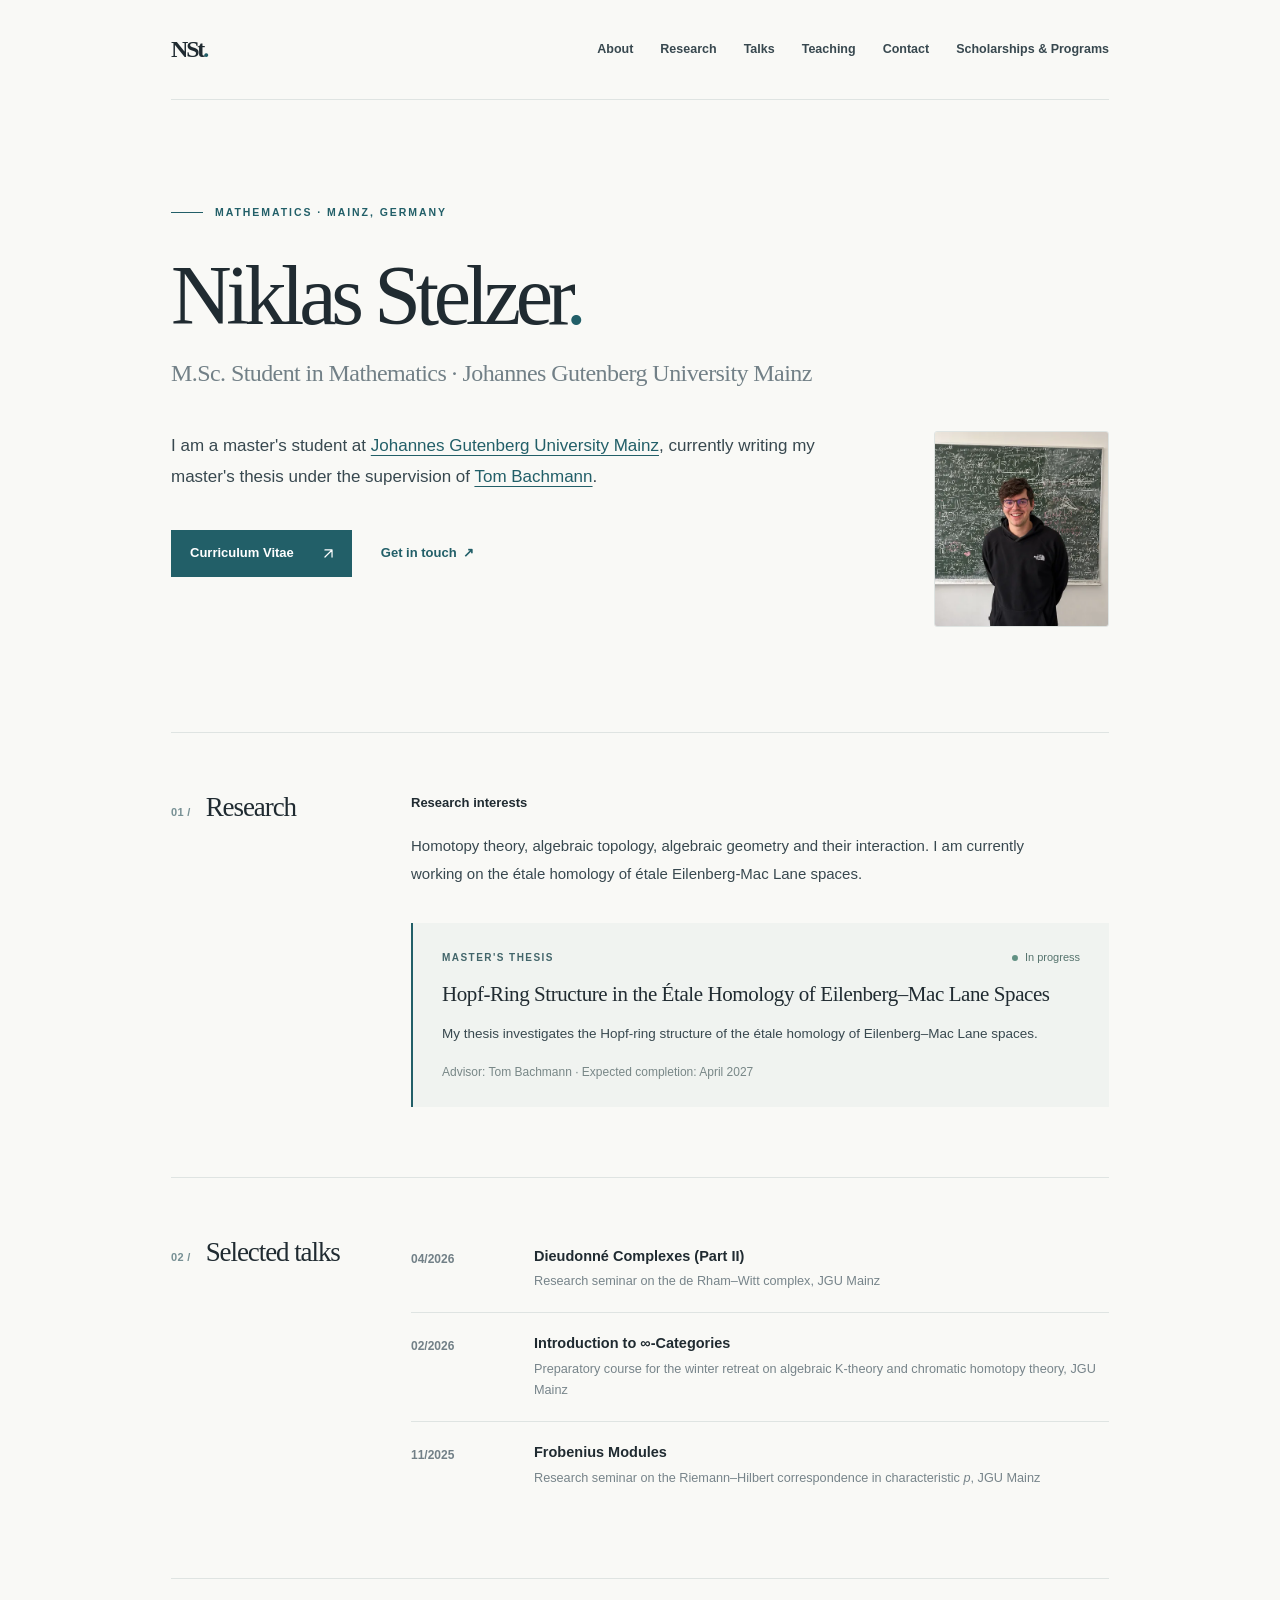
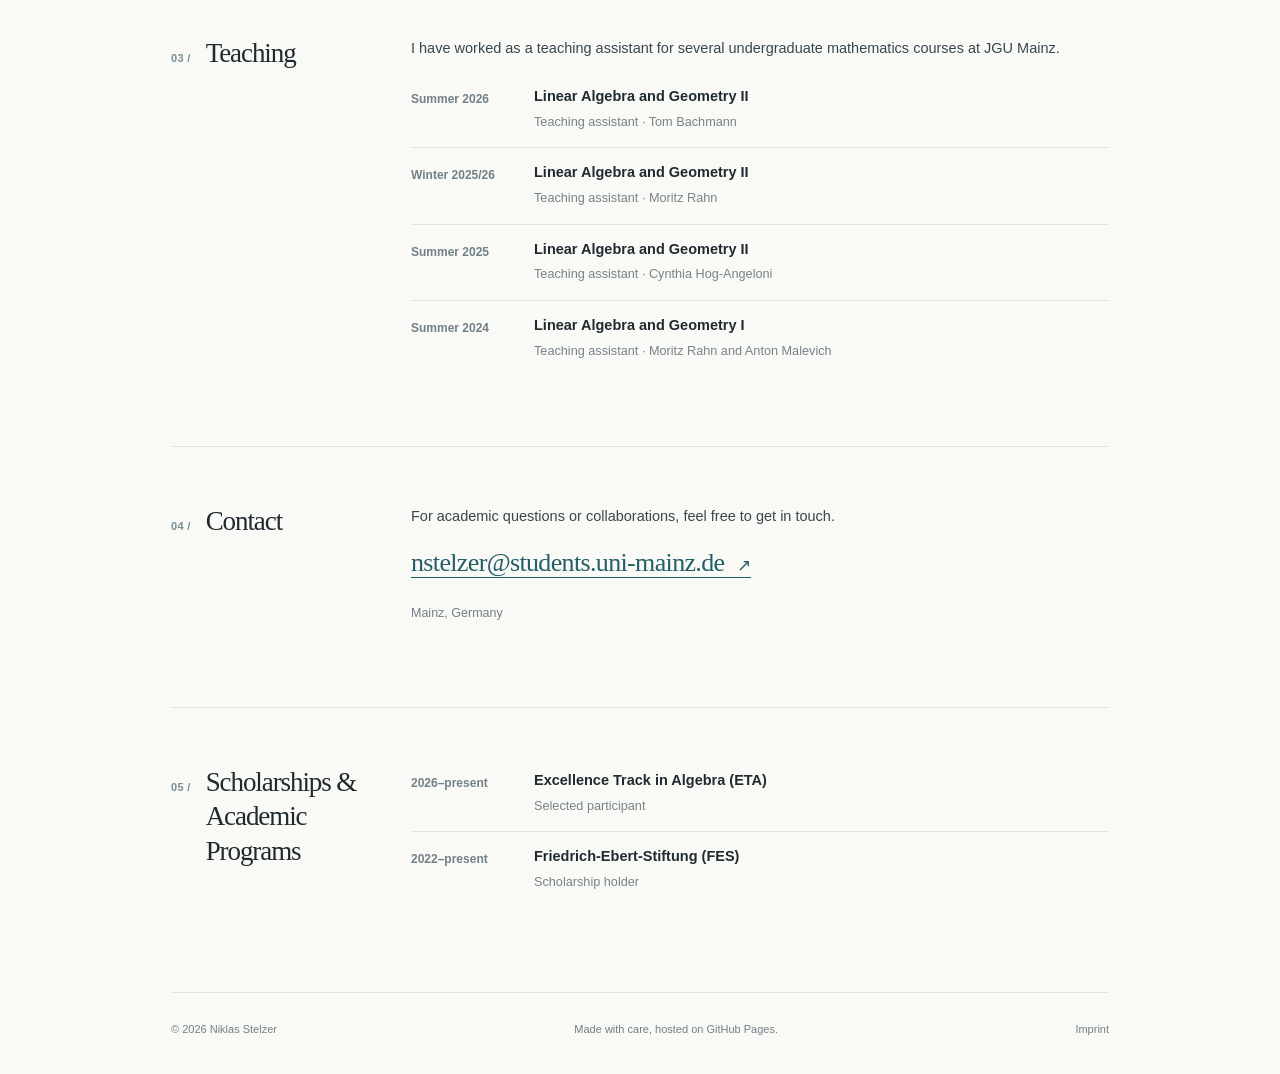
<file: index.html>
<!DOCTYPE html>
<html lang="en">
<head>
  <meta charset="utf-8">
  <meta name="viewport" content="width=device-width, initial-scale=1">
  <meta name="color-scheme" content="light">
  <meta name="description" content="Niklas Stelzer — M.Sc. student in mathematics at Johannes Gutenberg University Mainz. Research interests in homotopy theory, algebraic topology, algebraic geometry and their interaction.">
  <meta name="author" content="Niklas Stelzer">
  <meta name="theme-color" content="#f9f9f6">
  <title>Niklas Stelzer | Mathematics</title>
  <link rel="canonical" href="https://niklas-stelzer.com/">
  <meta property="og:type" content="profile">
  <meta property="og:site_name" content="Niklas Stelzer">
  <meta property="og:title" content="Niklas Stelzer | Mathematics">
  <meta property="og:description" content="Niklas Stelzer — M.Sc. student in mathematics at Johannes Gutenberg University Mainz. Research interests in homotopy theory, algebraic topology, algebraic geometry and their interaction.">
  <meta property="og:url" content="https://niklas-stelzer.com/">
  <meta property="og:image" content="https://niklas-stelzer.com/portrait-edited.webp">
  <meta property="og:image:alt" content="Niklas Stelzer in front of a mathematical chalkboard">
  <meta name="twitter:card" content="summary">
  <script type="application/ld+json">
  {
    "@context": "https://schema.org",
    "@type": "ProfilePage",
    "@id": "https://niklas-stelzer.com/#profile",
    "url": "https://niklas-stelzer.com/",
    "name": "Niklas Stelzer | Mathematics",
    "inLanguage": "en",
    "mainEntity": {
      "@type": "Person",
      "@id": "https://niklas-stelzer.com/#niklas-stelzer",
      "name": "Niklas Stelzer",
      "url": "https://niklas-stelzer.com/",
      "image": "https://niklas-stelzer.com/portrait-edited.webp",
      "description": "Master's student in mathematics at Johannes Gutenberg University Mainz. Research interests in homotopy theory and algebraic topology.",
      "affiliation": {
        "@type": "CollegeOrUniversity",
        "name": "Johannes Gutenberg University Mainz",
        "url": "https://www.uni-mainz.de/en/"
      },
      "sameAs": [
        "https://github.com/NiklasStelzer02"
      ]
    }
  }
  </script>
  <link rel="icon" href="favicon.svg" type="image/svg+xml">
  <link rel="stylesheet" href="styles.css">
</head>
<body>
  <a class="skip-link" href="#main">Skip to content</a>
  <div class="site-shell">
    <header class="site-header">
      <a class="brand" href="./" aria-label="Niklas Stelzer — homepage">NSt<span class="brand-period">.</span></a>
      <nav class="nav" aria-label="Main navigation">
        <a href="#about">About</a>
        <a href="#research">Research</a>
        <a href="#talks">Talks</a>
        <a href="#teaching">Teaching</a>
        <a href="#contact">Contact</a>
        <a href="#scholarships">Scholarships &amp; Programs</a>
      </nav>
    </header>

    <main id="main">
      <section class="hero" id="about" aria-labelledby="name">
        <p class="eyebrow"><span class="eyebrow-rule" aria-hidden="true"></span> MATHEMATICS · MAINZ, GERMANY</p>
        <h1 id="name">Niklas Stelzer<span class="headline-period">.</span></h1>
        <p class="subtitle">M.Sc. Student in Mathematics <span class="subtitle-separator">·</span> Johannes Gutenberg University Mainz</p>
        <div class="hero-intro">
          <img class="hero-photo" src="portrait-edited.webp" alt="Portrait of Niklas Stelzer in front of a mathematical chalkboard" width="440" height="493" decoding="async">
          <div class="hero-intro-copy">
            <p class="lead">I am a master's student at <a href="https://www.uni-mainz.de/en/" target="_blank" rel="noopener noreferrer">Johannes Gutenberg University Mainz</a>, currently writing my master's thesis under the supervision of <a href="https://tom-bachmann.com/" target="_blank" rel="noopener noreferrer">Tom Bachmann</a>.</p>
        <div class="hero-actions">
          <a class="primary-link" href="cv.pdf" target="_blank" rel="noopener noreferrer"><span>Curriculum Vitae</span><svg viewBox="0 0 24 24" aria-hidden="true"><path d="M7 17 17 7M7 7h10v10"/></svg></a>
          <a class="text-link" href="mailto:nstelzer@students.uni-mainz.de">Get in touch <span aria-hidden="true">↗</span></a>
          </div>
          </div>
        </div>
      </section>

      <section class="content-section" id="research" aria-labelledby="research-heading">
        <div class="section-heading"><span class="section-number">01 /</span><h2 id="research-heading">Research</h2></div>
        <div class="section-body">
          <h3 class="subheading">Research interests</h3>
          <p class="interest-copy">Homotopy theory, algebraic topology, algebraic geometry and their interaction. I am currently working on the étale homology of étale Eilenberg-Mac Lane spaces.</p>

          <div class="project">
            <div class="project-topline"><span class="micro-label">MASTER'S THESIS</span><span class="status"><span class="status-dot" aria-hidden="true"></span> In progress</span></div>
            <h3>Hopf-Ring Structure in the Étale Homology of Eilenberg–Mac Lane Spaces</h3>
            <p>My thesis investigates the Hopf-ring structure of the étale homology of Eilenberg–Mac Lane spaces.</p>
            <p class="project-meta">Advisor: Tom Bachmann · Expected completion: April 2027</p>
          </div>
        </div>
      </section>

      <section class="content-section" id="talks" aria-labelledby="talks-heading">
        <div class="section-heading"><span class="section-number">02 /</span><h2 id="talks-heading">Selected talks</h2></div>
        <div class="section-body">
          <div class="entry-list">
            <article class="entry"><span class="entry-date">04/2026</span><div><h3><a class="talk-link" href="https://crc326gaus.de/event/de-rham-witt-complex/" target="_blank" rel="noopener noreferrer">Dieudonné Complexes (Part II)</a></h3><p>Research seminar on the de Rham–Witt complex, JGU Mainz</p></div></article>
            <article class="entry"><span class="entry-date">02/2026</span><div><h3>Introduction to ∞-Categories</h3><p>Preparatory course for the winter retreat on algebraic K-theory and chromatic homotopy theory, JGU Mainz</p></div></article>
            <article class="entry"><span class="entry-date">11/2025</span><div><h3><a class="talk-link" href="https://crc326gaus.de/event/riemann-hilbert-correspondence-in-characteristic-p-3/" target="_blank" rel="noopener noreferrer">Frobenius Modules</a></h3><p>Research seminar on the Riemann–Hilbert correspondence in characteristic <i>p</i>, JGU Mainz</p></div></article>
          </div>
        </div>
      </section>

      <section class="content-section" id="teaching" aria-labelledby="teaching-heading">
        <div class="section-heading"><span class="section-number">03 /</span><h2 id="teaching-heading">Teaching</h2></div>
        <div class="section-body">
          <p class="section-intro">I have worked as a teaching assistant for several undergraduate mathematics courses at JGU Mainz.</p>
          <div class="entry-list compact">
            <article class="entry"><span class="entry-date">Summer 2026</span><div><h3>Linear Algebra and Geometry II</h3><p>Teaching assistant · Tom Bachmann</p></div></article>
            <article class="entry"><span class="entry-date">Winter 2025/26</span><div><h3>Linear Algebra and Geometry II</h3><p>Teaching assistant · Moritz Rahn</p></div></article>
            <article class="entry"><span class="entry-date">Summer 2025</span><div><h3>Linear Algebra and Geometry II</h3><p>Teaching assistant · Cynthia Hog-Angeloni</p></div></article>
            <article class="entry"><span class="entry-date">Summer 2024</span><div><h3>Linear Algebra and Geometry I</h3><p>Teaching assistant · Moritz Rahn and Anton Malevich</p></div></article>
          </div>
        </div>
      </section>

      <section class="content-section contact-section" id="contact" aria-labelledby="contact-heading">
        <div class="section-heading"><span class="section-number">04 /</span><h2 id="contact-heading">Contact</h2></div>
        <div class="section-body">
          <p>For academic questions or collaborations, feel free to get in touch.</p>
          <a class="email-link" href="mailto:nstelzer@students.uni-mainz.de">nstelzer@students.uni-mainz.de <span aria-hidden="true">↗</span></a>
          <p class="contact-location">Mainz, Germany</p>
        </div>
      </section>

      <section class="content-section" id="scholarships" aria-labelledby="scholarships-heading">
        <div class="section-heading"><span class="section-number">05 /</span><h2 id="scholarships-heading">Scholarships &amp; Academic Programs</h2></div>
        <div class="section-body">
          <div class="entry-list compact">
            <article class="entry"><span class="entry-date">2026–present</span><div><h3>Excellence Track in Algebra (ETA)</h3><p>Selected participant</p></div></article>
            <article class="entry"><span class="entry-date">2022–present</span><div><h3>Friedrich-Ebert-Stiftung (FES)</h3><p>Scholarship holder</p></div></article>
          </div>
        </div>
      </section>
    </main>

    <footer class="site-footer">
      <span>© 2026 Niklas Stelzer</span>
      <span>Made with care, hosted on GitHub Pages.</span>
      <a href="imprint.html">Imprint</a>
    </footer>
  </div>
</body>
</html>
</file>
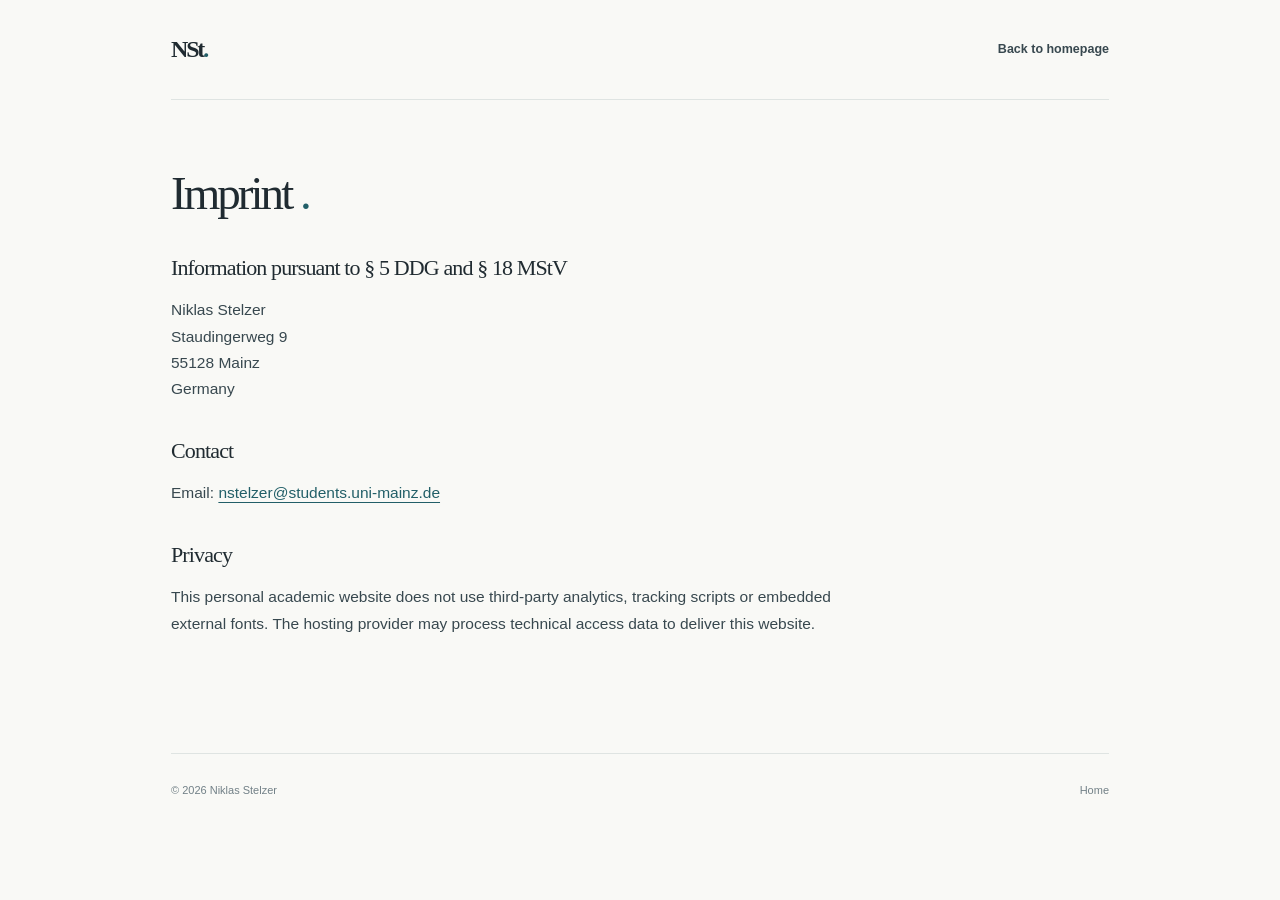
<file: imprint.html>
<!DOCTYPE html>
<html lang="en">
<head>
  <meta charset="utf-8">
  <meta name="viewport" content="width=device-width, initial-scale=1">
  <meta name="robots" content="noindex, nofollow">
  <title>Imprint | Niklas Stelzer</title>
  <link rel="icon" href="favicon.svg" type="image/svg+xml">
  <link rel="stylesheet" href="styles.css">
</head>
<body>
  <div class="site-shell">
    <header class="site-header">
      <a class="brand" href="index.html">NSt<span class="brand-period">.</span></a>
      <nav class="nav" aria-label="Main navigation"><a href="index.html">Back to homepage</a></nav>
    </header>
    <main class="legal-content">
      <h1>Imprint <span class="headline-period">.</span></h1>
      <h2>Information pursuant to § 5 DDG and § 18 MStV</h2>
      <p>
        Niklas Stelzer<br>
        Staudingerweg 9<br>
        55128 Mainz<br>
        Germany
      </p>
      <h2>Contact</h2>
      <p>Email: <a href="mailto:nstelzer@students.uni-mainz.de">nstelzer@students.uni-mainz.de</a></p>
      <h2>Privacy</h2>
      <p>This personal academic website does not use third-party analytics, tracking scripts or embedded external fonts. The hosting provider may process technical access data to deliver this website.</p>
    </main>
    <footer class="site-footer"><span>© 2026 Niklas Stelzer</span><a href="index.html">Home</a></footer>
  </div>
</body>
</html>
</file>
<file: styles.css>
:root {
  --bg: #f9f9f6;
  --ink: #202b31;
  --ink-soft: #38484f;
  --muted: #728087;
  --accent: #225f68;
  --accent-dark: #154850;
  --line: #dfe4e2;
  --panel: #f0f3f0;
  --sans: -apple-system, BlinkMacSystemFont, "Segoe UI", Helvetica, Arial, sans-serif;
  --serif: Georgia, "Times New Roman", serif;
}
* { box-sizing: border-box; }
html { scroll-behavior: smooth; scroll-padding-top: 35px; }
body { margin: 0; background: var(--bg); color: var(--ink); font-family: var(--sans); font-size: 15.5px; line-height: 1.7; -webkit-font-smoothing: antialiased; }
a { color: var(--accent); text-decoration-thickness: 1px; text-underline-offset: 4px; }
a:hover { color: var(--accent-dark); }
a:focus-visible { outline: 2px solid var(--accent); outline-offset: 4px; border-radius: 2px; }
.site-shell { max-width: 1050px; margin: 0 auto; padding: 0 56px; }
.site-header { display: flex; align-items: center; justify-content: space-between; gap: 24px; height: 100px; border-bottom: 1px solid var(--line); }
.brand { text-decoration: none; color: var(--ink); font-family: var(--serif); font-weight: 700; font-size: 24px; letter-spacing: -.09em; }
.brand-period, .headline-period { color: var(--accent); }
.nav { display: flex; align-items: center; gap: 27px; }
.nav a { font-size: 12.5px; color: var(--ink-soft); text-decoration: none; font-weight: 550; transition: color .15s; }
.nav a:hover { color: var(--accent); }
.skip-link { position: absolute; top: -100px; left: 24px; background: #fff; padding: 9px 14px; z-index: 100; }
.skip-link:focus { top: 10px; }
.hero { padding: 104px 0 105px; }
.eyebrow { display: flex; align-items: center; gap: 12px; font-size: 10.5px; color: var(--accent); font-weight: 700; letter-spacing: .185em; margin: 0 0 27px; }
.eyebrow-rule { display: inline-block; width: 32px; height: 1px; background: var(--accent); }
h1 { font-family: var(--serif); font-size: clamp(58px, 7.7vw, 84px); font-weight: 500; letter-spacing: -.063em; line-height: 1.12; margin: 0 0 10px; }
.subtitle { font-family: var(--serif); color: var(--muted); font-size: 24px; letter-spacing: -.024em; margin: 0 0 37px; }
.lead { max-width: 675px; font-size: 17px; line-height: 1.82; color: var(--ink-soft); margin: 0 0 15px; }
.hero-intro { display: flex; gap: 32px; align-items: flex-start; }
.hero-intro-copy { order: 1; flex: 1; min-width: 0; }
.hero-photo { order: 2; flex: 0 0 175px; display: block; width: 175px; height: auto; aspect-ratio: 440 / 493; object-fit: contain; border: 1px solid var(--line); border-radius: 3px; }
.hero-actions { margin-top: 37px; display: flex; gap: 29px; align-items: center; flex-wrap: wrap; }
.primary-link { display: inline-flex; align-items: center; justify-content: space-between; gap: 26px; min-height: 47px; background: var(--accent); color: white; text-decoration: none; padding: 9px 15px 9px 19px; font-size: 13px; font-weight: 600; transition: background .15s, transform .15s; }
.primary-link:hover { color: white; background: var(--accent-dark); transform: translateY(-1px); }
.primary-link svg { width: 17px; height: 17px; stroke: currentColor; stroke-width: 1.7; fill: none; stroke-linecap: round; stroke-linejoin: round; }
.text-link { color: var(--accent); font-size: 13px; font-weight: 600; text-decoration: none; }
.text-link span { padding-left: 3px; }
.content-section { border-top: 1px solid var(--line); padding: 57px 0 70px; display: grid; grid-template-columns: 222px minmax(0, 1fr); column-gap: 18px; }
.section-heading { display: flex; align-items: baseline; gap: 15px; align-self: start; }
.section-number { font-size: 11px; letter-spacing: .03em; color: #779094; font-weight: 650; white-space: nowrap; }
h2 { font-family: var(--serif); font-size: 27px; letter-spacing: -.04em; line-height: 1.28; font-weight: 500; margin: 0; }
.section-body { min-width: 0; }
.subheading { font-weight: 650; font-size: 13px; margin: 2px 0 18px; }
.interest-copy { color: var(--ink-soft); font-size: 15px; line-height: 1.85; margin: 0; max-width: 640px; }
.talk-link { color: var(--ink); text-decoration: none; }
.talk-link:hover { color: var(--accent); text-decoration: underline; text-decoration-thickness: 1px; text-underline-offset: 4px; }
.research-programme { margin-top: 14px; }
.project { margin-top: 36px; background: var(--panel); border-left: 2px solid var(--accent); padding: 25px 29px 23px; }
.project-topline { display: flex; align-items: center; justify-content: space-between; flex-wrap: wrap; gap: 12px; }
.micro-label { color: #42656a; letter-spacing: .145em; font-weight: 700; font-size: 10px; }
.status { font-size: 11px; color: #55736d; display: flex; align-items: center; gap: 7px; }
.status-dot { width: 6px; height: 6px; background: #619183; border-radius: 50%; }
.project h3 { font-family: var(--serif); font-weight: 500; font-size: 21px; line-height: 1.32; margin: 14px 0 13px; letter-spacing: -.02em; }
.project p { margin: 0 0 11px; color: var(--ink-soft); font-size: 13.5px; line-height: 1.8; }
.project .project-meta { color: #788787; font-size: 12px; margin: 16px 0 0; }
.entry-list { margin: -9px 0 0; }
.entry { display: grid; grid-template-columns: 103px minmax(0,1fr); column-gap: 20px; padding: 20px 0 19px; border-bottom: 1px solid var(--line); }
.entry:last-child { border-bottom: none; }
.entry-date { font-size: 12px; font-weight: 600; color: var(--muted); padding-top: 3px; }
.entry h3 { margin: 0 0 4px; font-size: 14.5px; font-weight: 650; line-height: 1.5; }
.entry p { margin: 0; color: #77848a; font-size: 12.7px; line-height: 1.7; }
.section-intro { color: var(--ink-soft); margin: 0 0 20px; font-size: 14.5px; }
.compact .entry { padding: 14px 0; }
.contact-section { padding-bottom: 70px; }
.contact-section p { color: var(--ink-soft); margin: 0 0 13px; font-size: 14.5px; }
.email-link { font-family: var(--serif); font-size: 26px; letter-spacing: -.025em; color: var(--accent); text-decoration: none; border-bottom: 1px solid currentColor; line-height: 1.6; }
.email-link span { font-family: var(--sans); font-size: 17px; margin-left: 7px; }
.contact-section .contact-location { color: var(--muted); font-size: 12.5px; margin-top: 19px; }
.content-section:last-child { padding-bottom: 84px; }
.site-footer { display: flex; flex-wrap: wrap; justify-content: space-between; gap: 17px; border-top: 1px solid var(--line); padding: 27px 0 36px; font-size: 11px; color: var(--muted); }
.site-footer a { color: var(--muted); text-decoration: none; }
.site-footer a:hover { color: var(--accent); }
.legal-content { max-width: 680px; padding: 67px 0 100px; }
.legal-content h1 { font-size: 47px; margin-bottom: 25px; }
.legal-content h2 { margin-top: 34px; font-size: 22px; }
.legal-content p { color: var(--ink-soft); }
.warning { background: #fff3da; border-left: 3px solid #c79336; padding: 15px 20px; font-size: 13px; }
@media(max-width: 740px) {
  .site-shell { padding: 0 25px; }
  .site-header { height: auto; min-height: 90px; padding: 20px 0; flex-wrap: wrap; gap: 11px; }
  .nav { flex-wrap: wrap; gap: 11px 19px; }
  .nav a { font-size: 12px; }
  .hero { padding: 69px 0 72px; }
  h1 { font-size: clamp(49px, 10.8vw, 70px); }
  .subtitle { font-size: 21px; margin-bottom: 28px; }
  .lead { font-size: 15.5px; line-height: 1.75; }
  .hero-intro { gap: 18px; }
  .hero-photo { flex-basis: 132px; width: 132px; height: auto; }
  .content-section { display: block; padding: 41px 0 49px; }
  .section-heading { margin: 0 0 22px; }
  .entry { grid-template-columns: 93px minmax(0,1fr); column-gap: 13px; }
  .email-link { font-size: 22px; overflow-wrap: anywhere; }
  .site-footer { gap: 9px; }
}
@media(max-width: 480px) {
  .hero-intro { display: block; }
  .hero-intro-copy { display: contents; }
  .hero-photo { float: right; width: 120px; height: auto; margin: 2px 0 10px 16px; }
  .hero-intro::after { content: ""; display: block; clear: both; }
  .hero-actions { clear: both; }
}
@media(max-width: 380px) {
  .nav { gap: 9px 14px; }
  .hero-actions { gap: 19px; }
  .entry { display: block; }
  .entry-date { display: block; margin-bottom: 6px; }
  .project { padding: 19px; }
}
@media(prefers-reduced-motion: reduce) { html { scroll-behavior: auto; } * { transition: none !important; } }
@media print { body { background: white; } .site-shell { padding: 0; } .site-header, .hero-actions, .content-section:last-child { padding-bottom: 84px; }
.site-footer { display: none; } .hero { padding: 25px 0; } .content-section { break-inside: avoid; padding: 20px 0; } .project { background: white; } }
</file>
